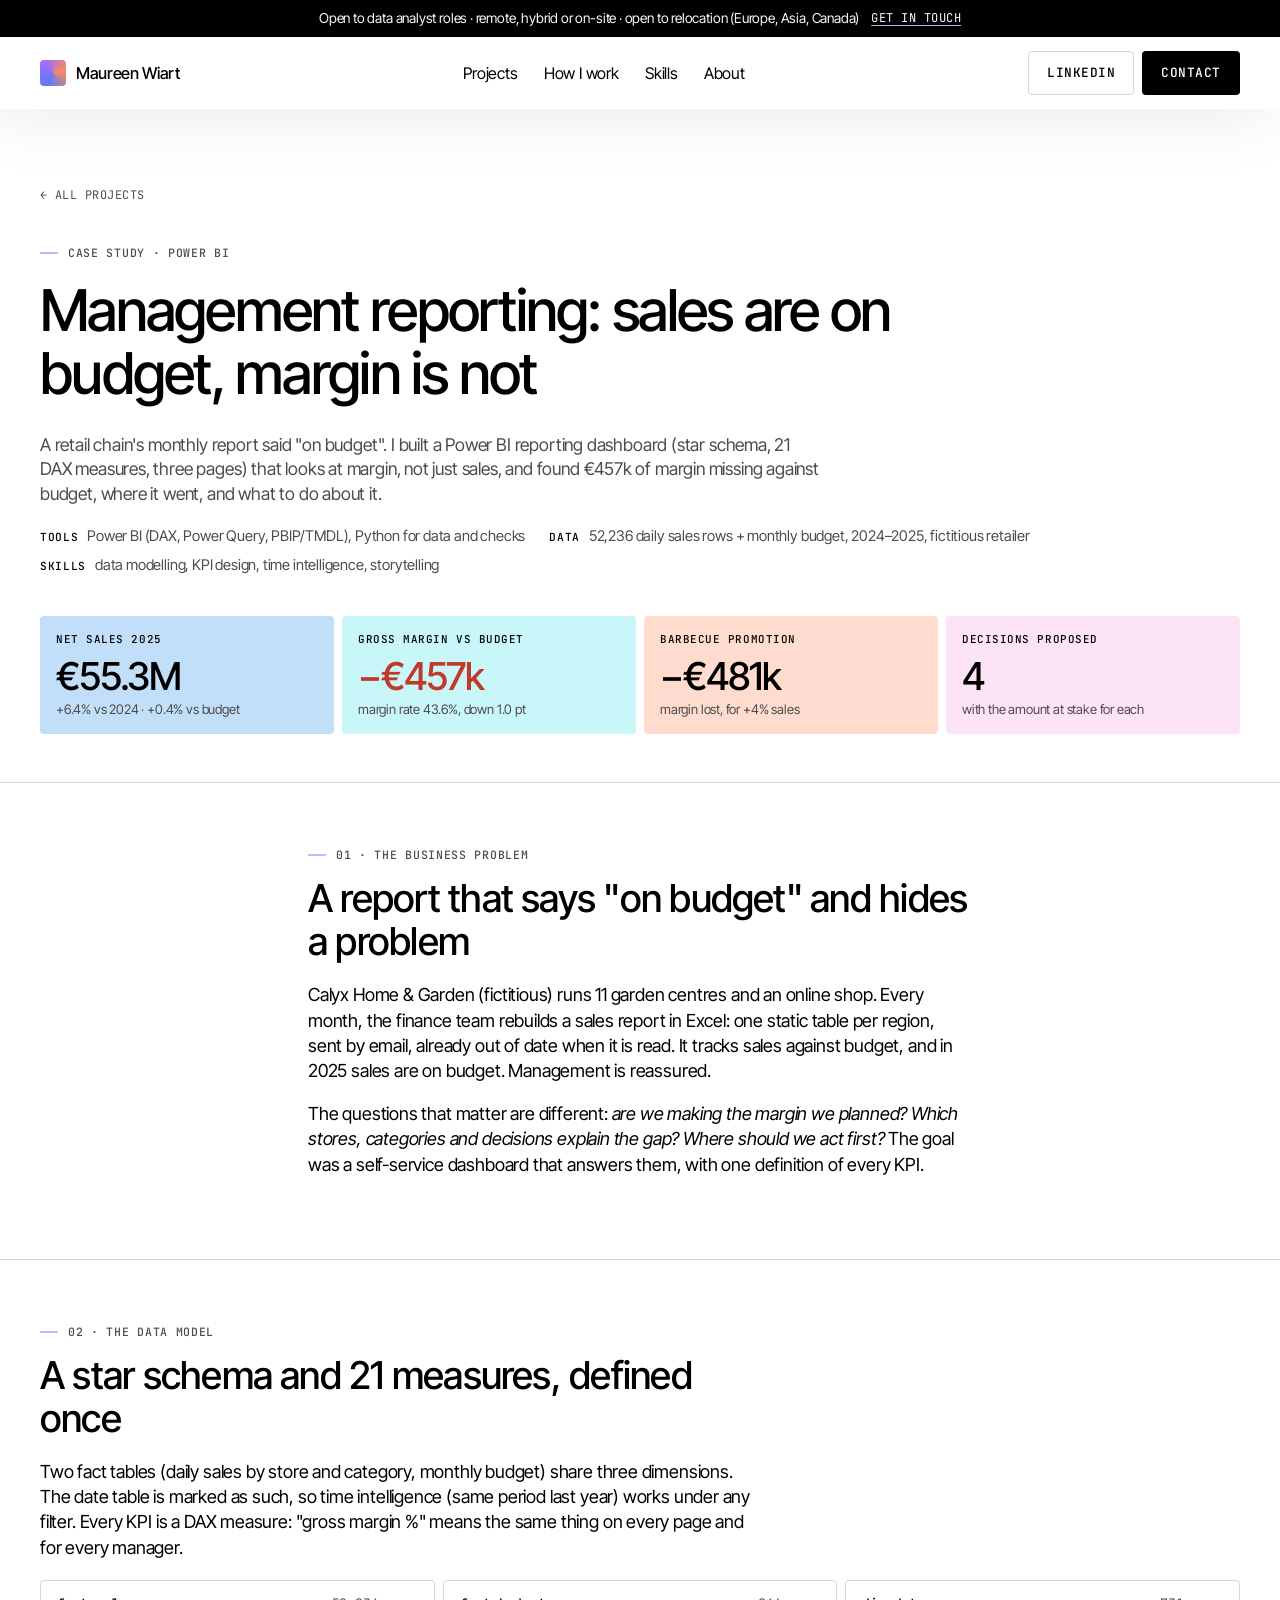
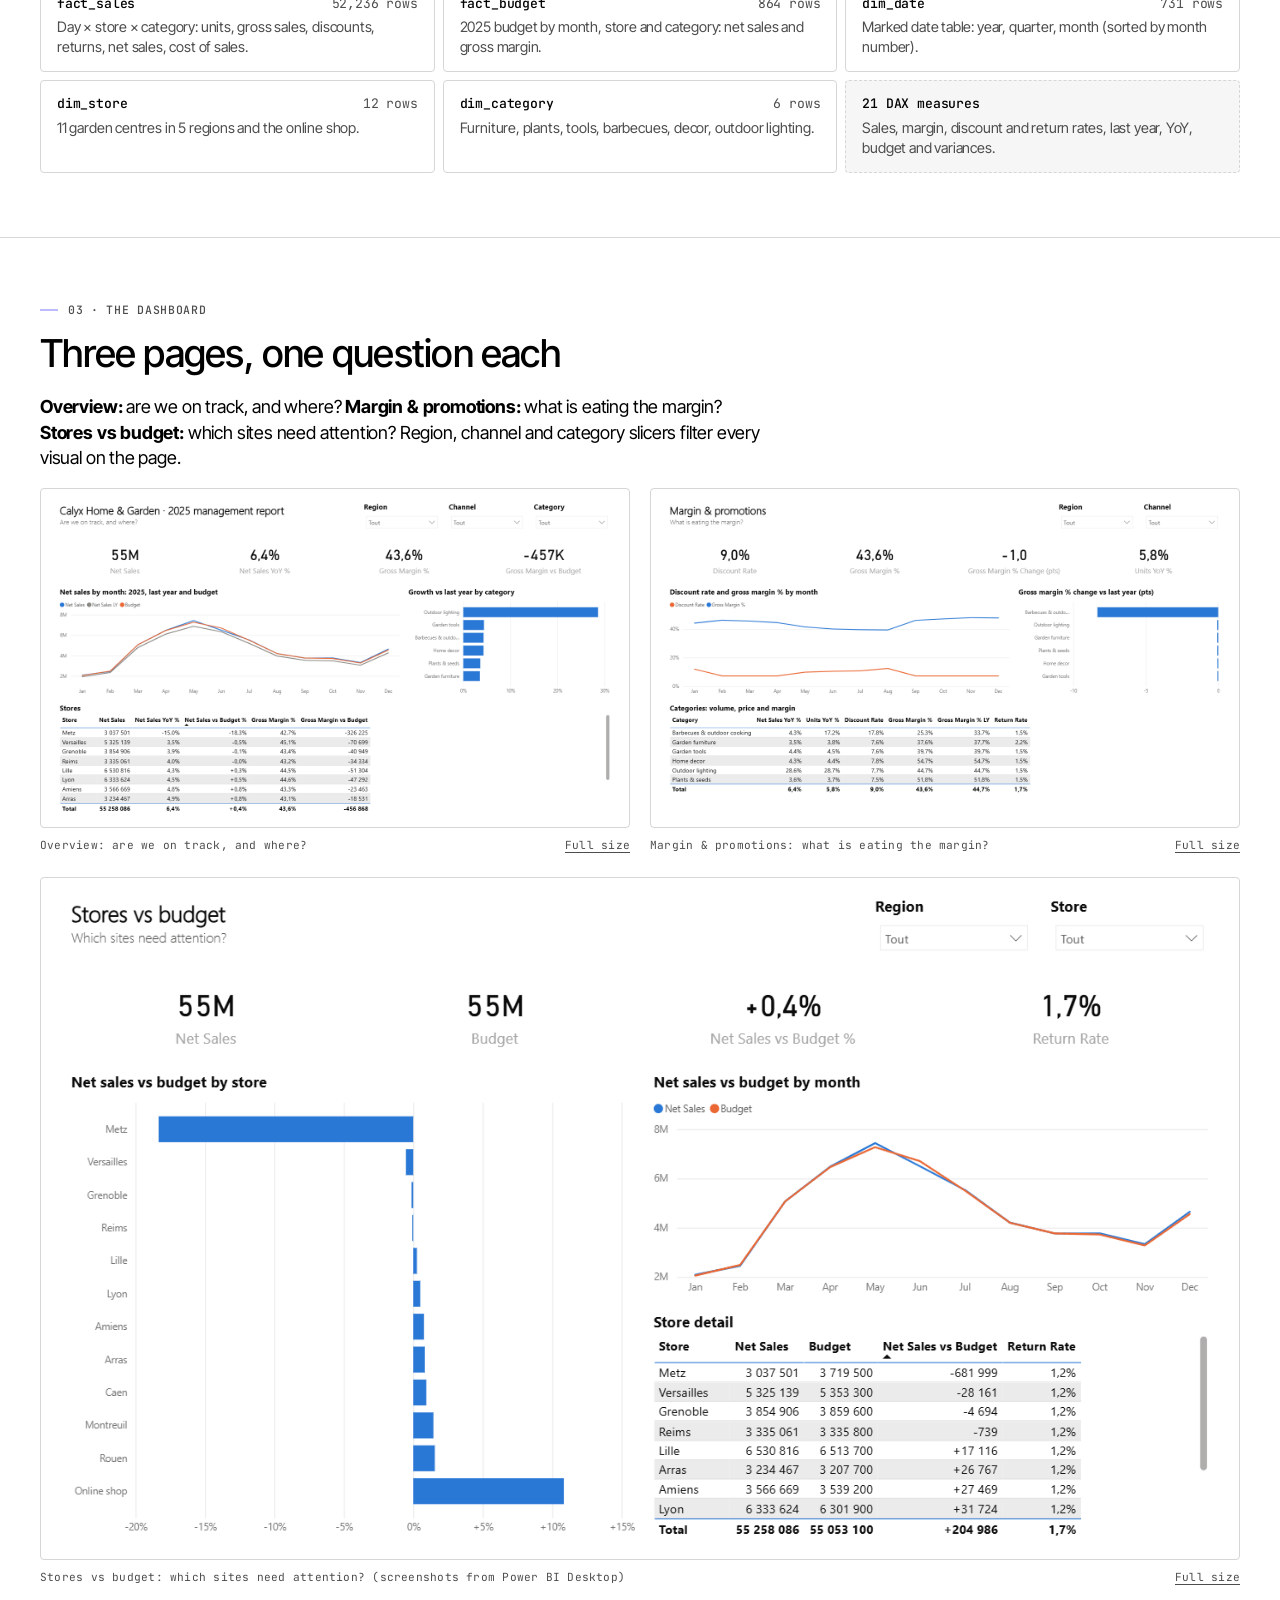
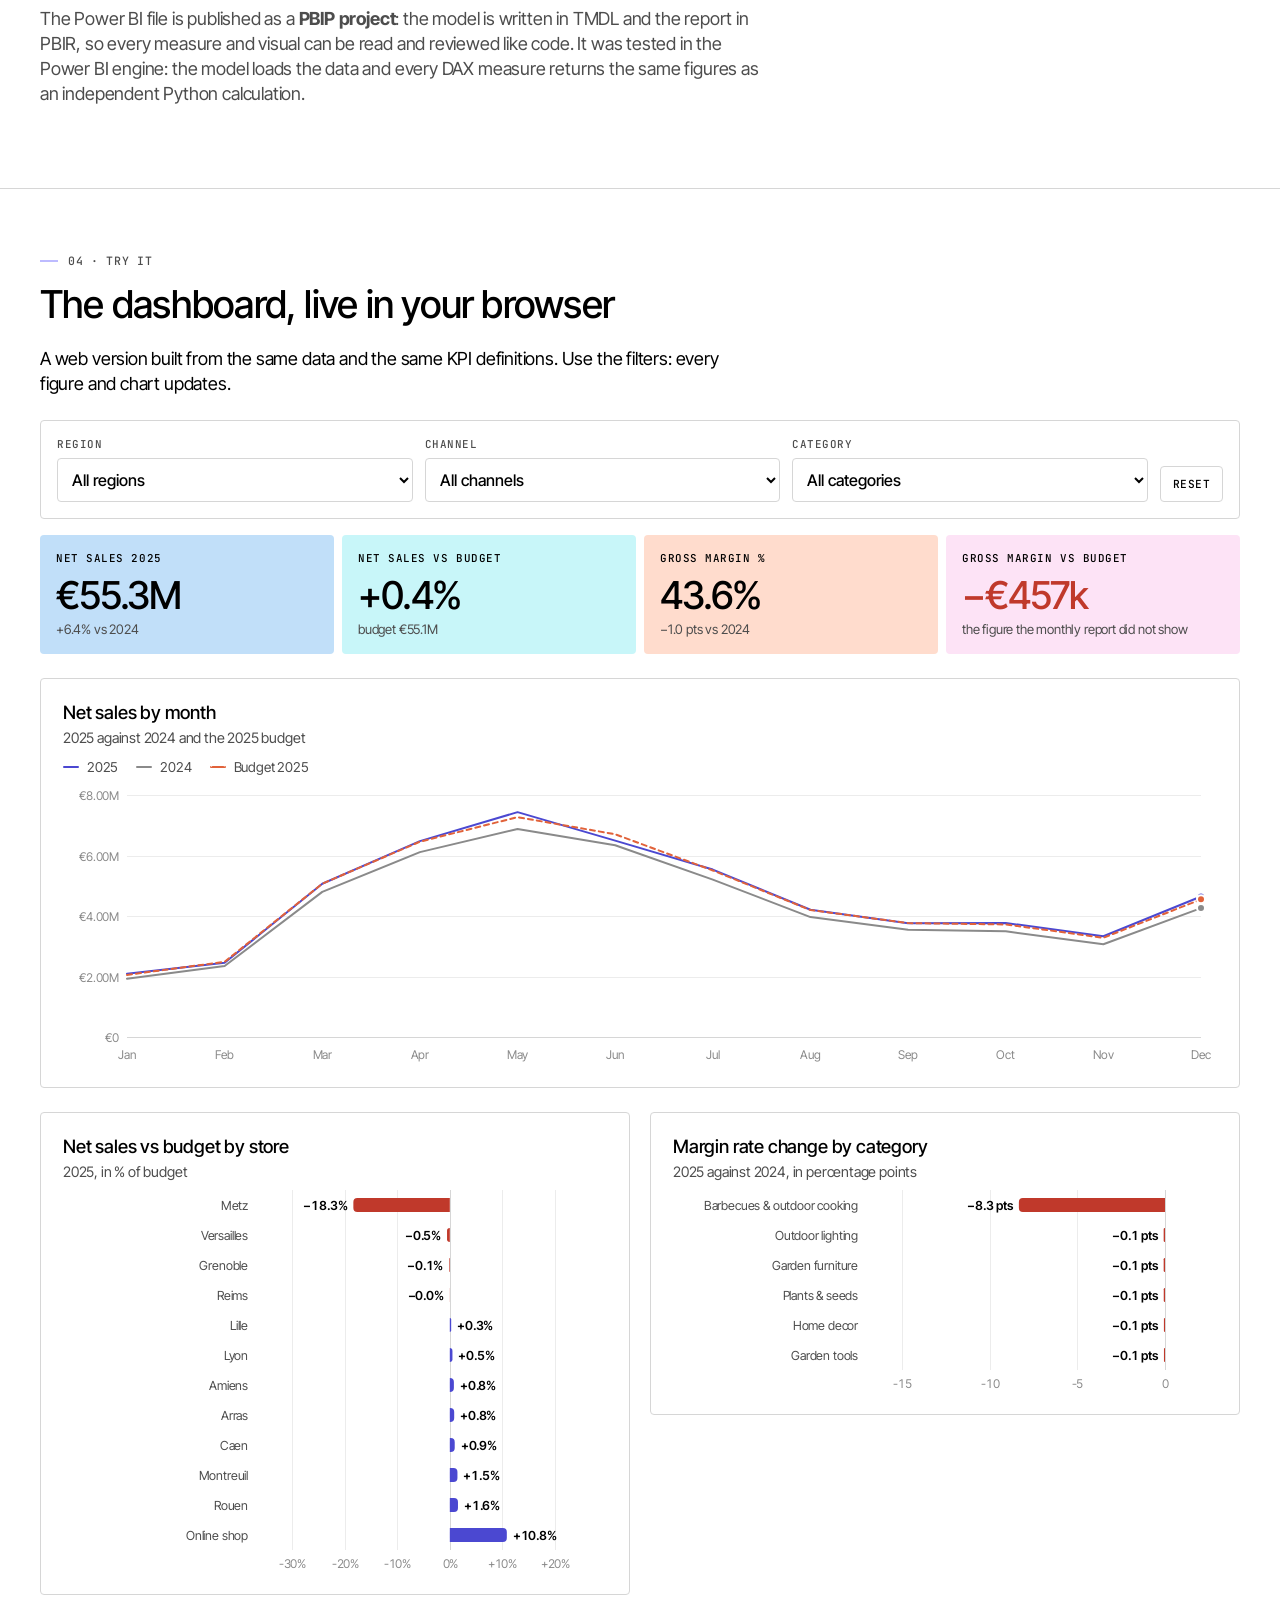
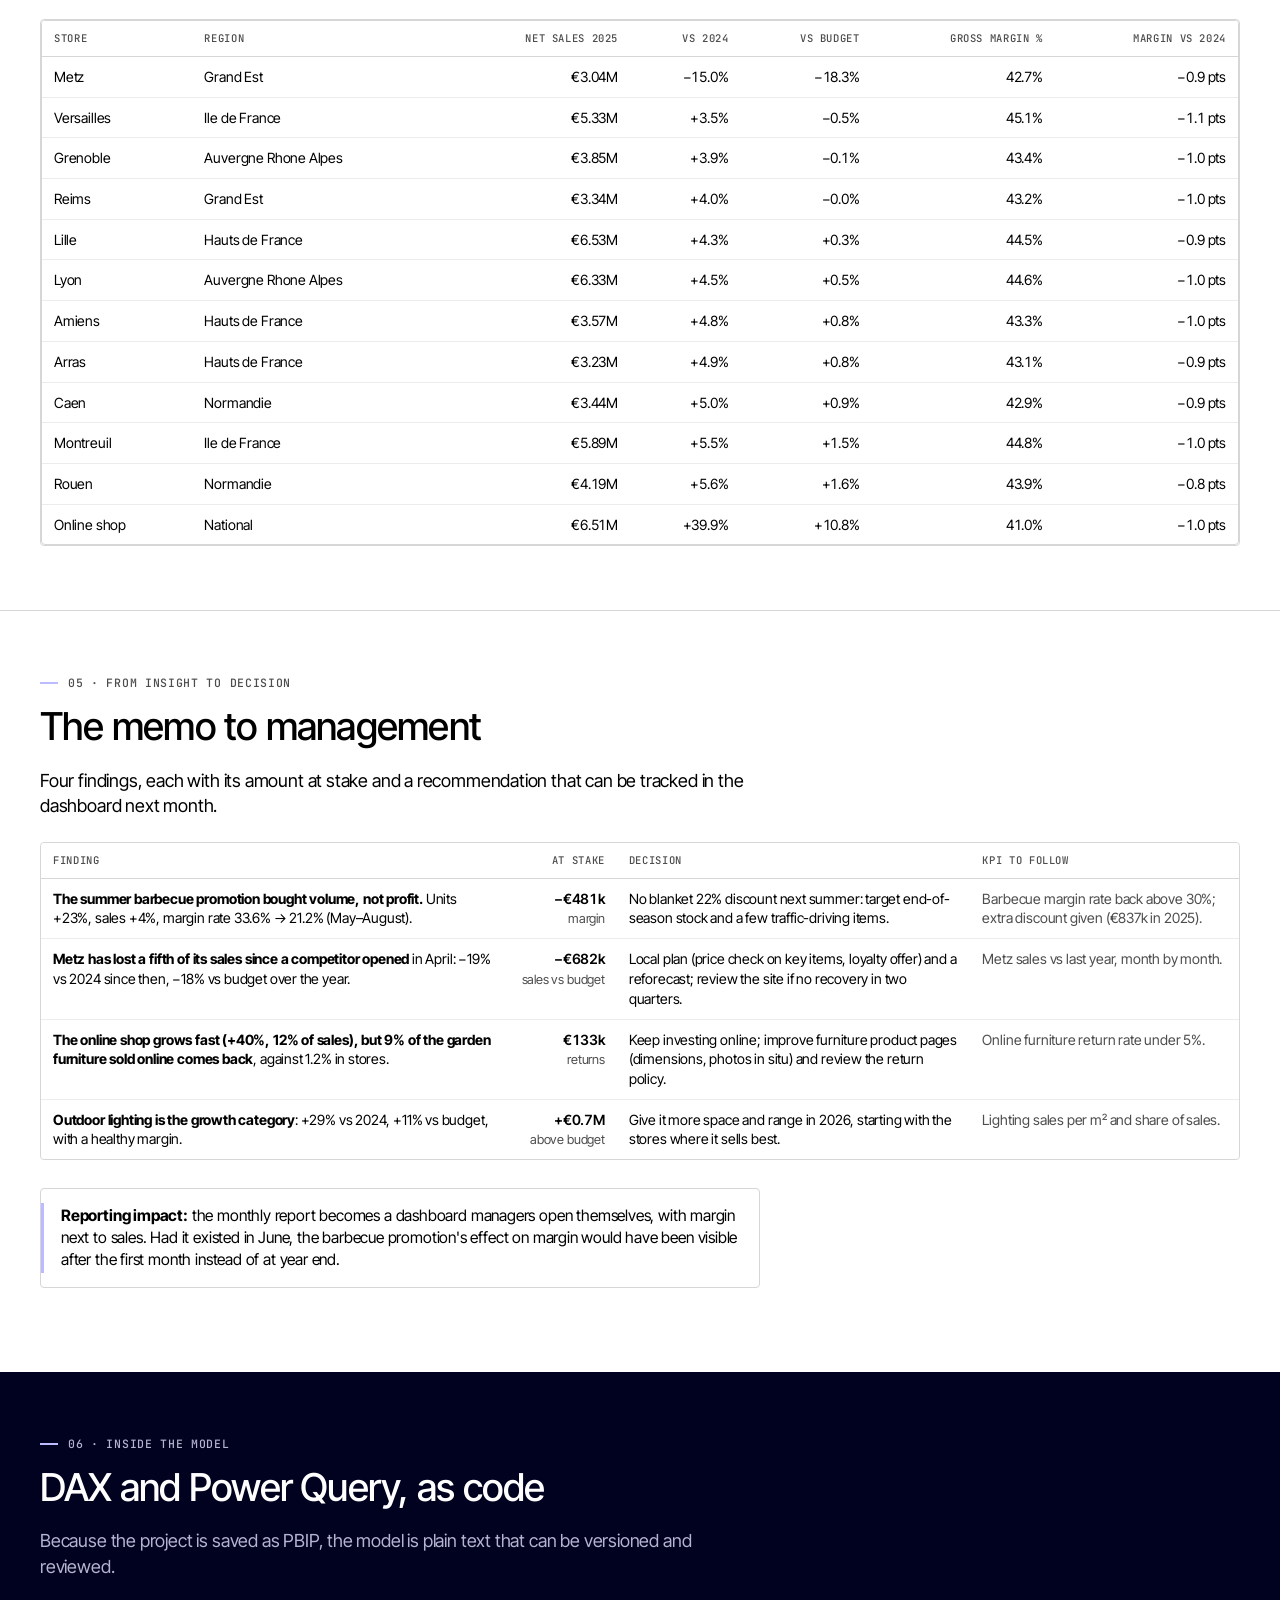
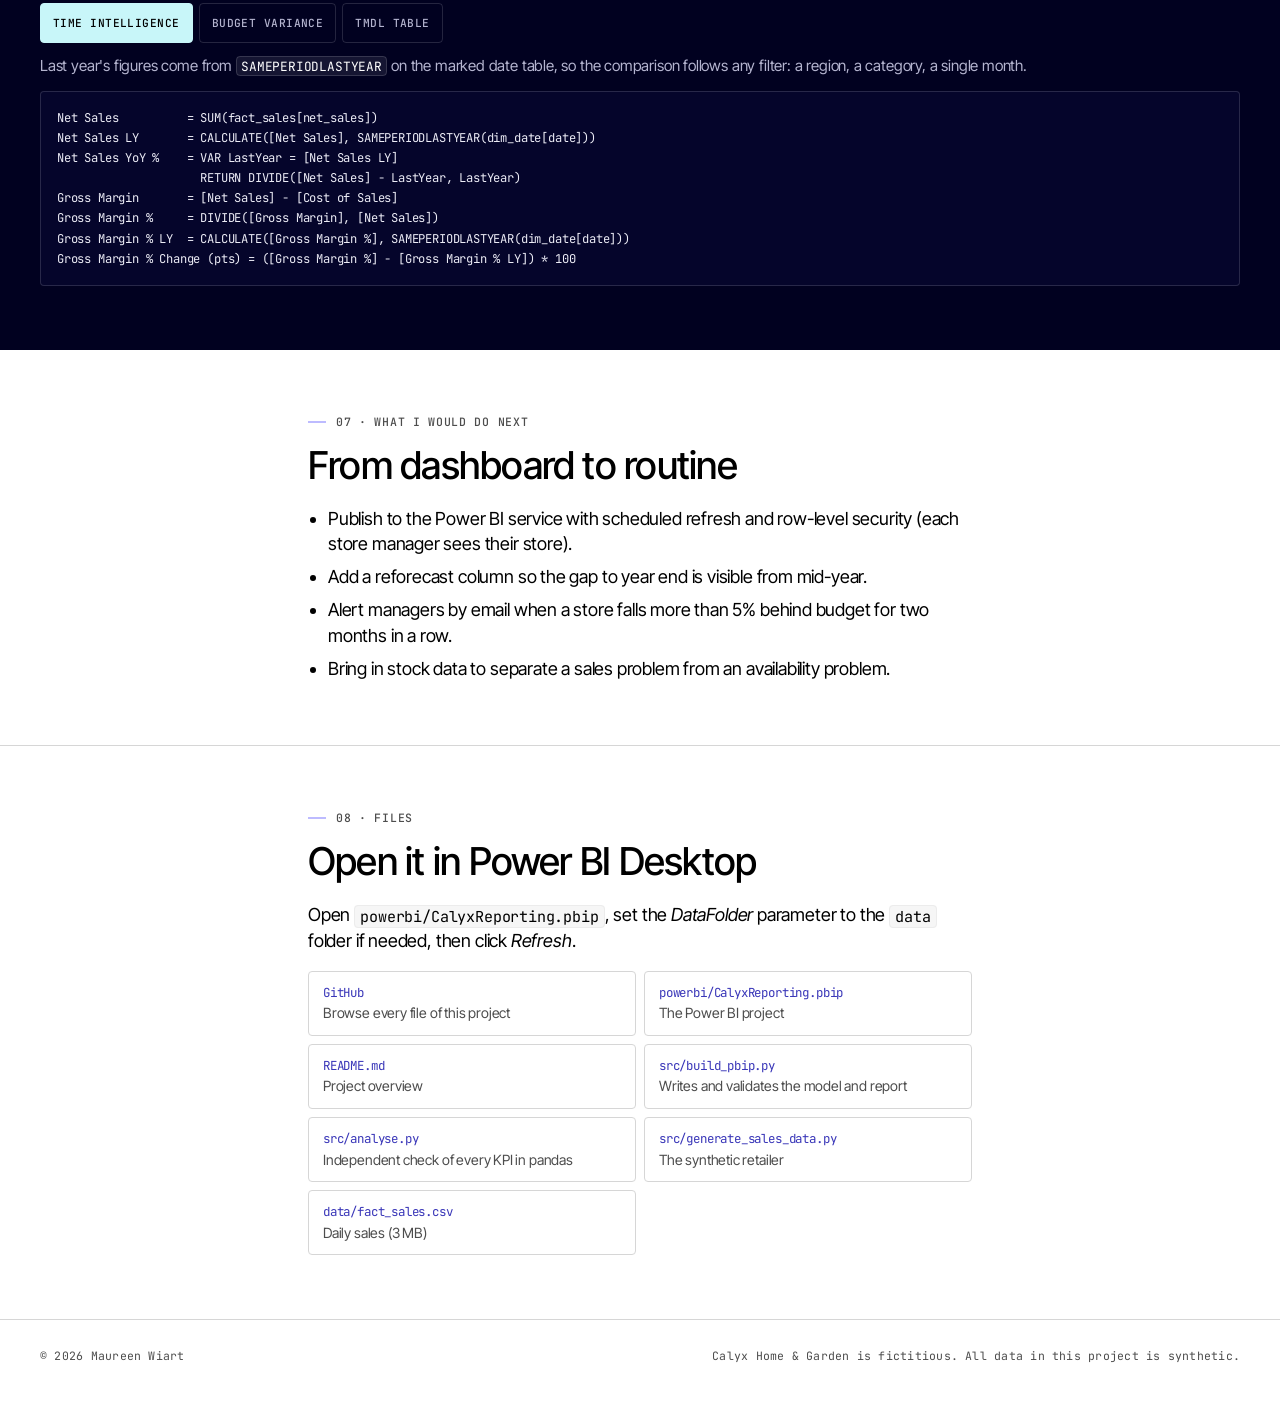
<file: projects/sales-dashboard-powerbi/index.html>
<!doctype html>
<html lang="en">
<head>
  <meta charset="utf-8">
  <meta name="viewport" content="width=device-width, initial-scale=1">
  <title>Management Reporting · Maureen Wiart</title>
  <meta name="description" content="Case study: a Power BI management reporting dashboard (star schema, 21 DAX measures) that shows sales on budget but margin €457k behind, and why.">
  <meta property="og:title" content="Management reporting dashboard in Power BI · Maureen Wiart">
  <meta property="og:description" content="Sales on budget, margin €457k behind: a Power BI dashboard that finds where to act.">
  <meta name="theme-color" content="#ffffff">
  <link rel="icon" href="../../assets/img/favicon.svg" type="image/svg+xml">
  <link rel="preconnect" href="https://fonts.googleapis.com">
  <link rel="preconnect" href="https://fonts.gstatic.com" crossorigin>
  <link href="https://fonts.googleapis.com/css2?family=Inter+Tight:wght@400;500;600&family=JetBrains+Mono:wght@400;500&display=swap" rel="stylesheet">
  <link rel="stylesheet" href="../../assets/css/site.css">
</head>
<body>
  <a class="skip-link" href="#main">Skip to content</a>

  <div class="announcement">
    <div class="container">
      <span class="hide-sm">Open to data analyst roles · remote, hybrid or on-site · open to relocation (Europe, Asia, Canada)</span><span class="show-sm">Open to relocation: Europe, Asia, Canada</span>
      <a href="../../#contact">Get in touch</a>
    </div>
  </div>

  <header class="site-header">
    <div class="container nav-row">
      <a class="brand" href="../../" aria-label="Maureen Wiart, home">
        <span class="brand-mark" aria-hidden="true"></span>
        <span class="brand-name">Maureen Wiart</span>
      </a>
      <nav class="site-nav" aria-label="Main">
        <a href="../../#projects">Projects</a>
        <a href="../../#method">How I work</a>
        <a href="../../#skills">Skills</a>
        <a href="../../#about">About</a>
      </nav>
      <div class="nav-cta">
        <a class="button button-ghost" href="https://www.linkedin.com/in/maureen-w-686092191" target="_blank" rel="noopener">LinkedIn</a>
        <a class="button button-dark" href="../../#contact">Contact</a>
      </div>
      <button class="menu-toggle" type="button" aria-expanded="false" aria-controls="mobile-menu" data-menu-toggle>
        <span class="bars" aria-hidden="true"></span>Menu
      </button>
    </div>
    <div class="mobile-menu" id="mobile-menu" data-mobile-menu>
      <div class="container">
        <nav aria-label="Main (mobile)">
          <a href="../../#projects">All projects</a>
          <a href="../../#method">How I work</a>
          <a href="../../#skills">Skills</a>
          <a href="../../#about">About</a>
          <a href="../../#contact">Contact</a>
        </nav>
        <div class="menu-actions">
          <a class="button button-dark" href="https://www.linkedin.com/in/maureen-w-686092191" target="_blank" rel="noopener">LinkedIn</a>
          <a class="button button-ghost" href="https://github.com/wiartmaureen-creator" target="_blank" rel="noopener">GitHub</a>
        </div>
      </div>
    </div>
  </header>

  <main id="main">
    <section class="case-hero">
      <div class="container">
        <a class="back-link" href="../../#projects">← All projects</a>
        <span class="eyebrow">Case study · Power BI</span>
        <h1>Management reporting: sales are on budget, margin is not</h1>
        <p class="case-lead">
          A retail chain's monthly report said "on budget". I built a Power BI reporting dashboard (star schema,
          21 DAX measures, three pages) that looks at margin, not just sales, and found €457k of margin missing
          against budget, where it went, and what to do about it.
        </p>
        <div class="case-meta">
          <span><strong>Tools</strong> Power BI (DAX, Power Query, PBIP/TMDL), Python for data and checks</span>
          <span><strong>Data</strong> 52,236 daily sales rows + monthly budget, 2024–2025, fictitious retailer</span>
          <span><strong>Skills</strong> data modelling, KPI design, time intelligence, storytelling</span>
        </div>
      </div>
    </section>

    <div class="container">
      <div class="kpi-row" aria-label="Key figures for 2025">
        <div class="card kpi">
          <div class="kpi-label">Net sales 2025</div>
          <div class="kpi-value">€55.3M</div>
          <div class="kpi-note">+6.4% vs 2024 · +0.4% vs budget</div>
        </div>
        <div class="card kpi">
          <div class="kpi-label">Gross margin vs budget</div>
          <div class="kpi-value is-bad">−€457k</div>
          <div class="kpi-note">margin rate 43.6%, down 1.0 pt</div>
        </div>
        <div class="card kpi">
          <div class="kpi-label">Barbecue promotion</div>
          <div class="kpi-value">−€481k</div>
          <div class="kpi-note">margin lost, for +4% sales</div>
        </div>
        <div class="card kpi">
          <div class="kpi-label">Decisions proposed</div>
          <div class="kpi-value">4</div>
          <div class="kpi-note">with the amount at stake for each</div>
        </div>
      </div>
    </div>

    <!-- 01 Problem -->
    <section class="case-section">
      <div class="container prose">
        <span class="section-number">01 · The business problem</span>
        <h2>A report that says "on budget" and hides a problem</h2>
        <p>
          Calyx Home &amp; Garden (fictitious) runs 11 garden centres and an online shop. Every month, the finance team
          rebuilds a sales report in Excel: one static table per region, sent by email, already out of date when it
          is read. It tracks sales against budget, and in 2025 sales are on budget. Management is reassured.
        </p>
        <p>
          The questions that matter are different: <em>are we making the margin we planned? Which stores, categories
          and decisions explain the gap? Where should we act first?</em> The goal was a self-service dashboard that
          answers them, with one definition of every KPI.
        </p>
      </div>
    </section>

    <!-- 02 Model -->
    <section class="case-section">
      <div class="container">
        <div class="prose">
          <span class="section-number">02 · The data model</span>
          <h2>A star schema and 21 measures, defined once</h2>
          <p>
            Two fact tables (daily sales by store and category, monthly budget) share three dimensions. The date
            table is marked as such, so time intelligence (same period last year) works under any filter. Every
            KPI is a DAX measure: "gross margin %" means the same thing on every page and for every manager.
          </p>
        </div>
        <div class="schema" aria-label="Data model">
          <div class="card schema-table"><h4>fact_sales <span>52,236 rows</span></h4><p>Day × store × category: units, gross sales, discounts, returns, net sales, cost of sales.</p></div>
          <div class="card schema-table"><h4>fact_budget <span>864 rows</span></h4><p>2025 budget by month, store and category: net sales and gross margin.</p></div>
          <div class="card schema-table"><h4>dim_date <span>731 rows</span></h4><p>Marked date table: year, quarter, month (sorted by month number).</p></div>
          <div class="card schema-table"><h4>dim_store <span>12 rows</span></h4><p>11 garden centres in 5 regions and the online shop.</p></div>
          <div class="card schema-table"><h4>dim_category <span>6 rows</span></h4><p>Furniture, plants, tools, barbecues, decor, outdoor lighting.</p></div>
          <div class="card schema-table is-auditor"><h4>21 DAX measures</h4><p>Sales, margin, discount and return rates, last year, YoY, budget and variances.</p></div>
        </div>
      </div>
    </section>

    <!-- 03 Dashboard -->
    <section class="case-section">
      <div class="container">
        <div class="prose">
          <span class="section-number">03 · The dashboard</span>
          <h2>Three pages, one question each</h2>
          <p>
            <strong>Overview:</strong> are we on track, and where? <strong>Margin &amp; promotions:</strong> what is
            eating the margin? <strong>Stores vs budget:</strong> which sites need attention? Region, channel and
            category slicers filter every visual on the page.
          </p>
        </div>
        <div class="figure-grid">
          <figure class="figure">
            <a class="figure-frame" href="images/pbi_overview.png" target="_blank" rel="noopener">
              <img src="images/pbi_overview.png" alt="Power BI Overview page: net sales 55M, +6.4% vs last year, gross margin 43.6%, -457K vs budget; monthly trend against last year and budget; growth by category; store table" loading="lazy" width="1380" height="776">
            </a>
            <figcaption><span>Overview: are we on track, and where?</span><a href="images/pbi_overview.png" target="_blank" rel="noopener">Full size</a></figcaption>
          </figure>
          <figure class="figure">
            <a class="figure-frame" href="images/pbi_margin.png" target="_blank" rel="noopener">
              <img src="images/pbi_margin.png" alt="Power BI Margin and promotions page: discount rate 9.0%, gross margin 43.6%, margin rate change -1.0 point; barbecues lose 8 points of margin; category table" loading="lazy" width="1380" height="776">
            </a>
            <figcaption><span>Margin &amp; promotions: what is eating the margin?</span><a href="images/pbi_margin.png" target="_blank" rel="noopener">Full size</a></figcaption>
          </figure>
        </div>
        <figure class="figure">
          <a class="figure-frame" href="images/pbi_stores.png" target="_blank" rel="noopener">
            <img src="images/pbi_stores.png" alt="Power BI Stores vs budget page: Metz 18% below budget, online shop 11% above; monthly sales against budget; store detail table" loading="lazy" width="1380" height="776">
          </a>
          <figcaption><span>Stores vs budget: which sites need attention? (screenshots from Power BI Desktop)</span><a href="images/pbi_stores.png" target="_blank" rel="noopener">Full size</a></figcaption>
        </figure>
        <div class="prose" style="margin-top: 20px;">
          <p class="muted">
            The Power BI file is published as a <strong>PBIP project</strong>: the model is written in TMDL and the report in
            PBIR, so every measure and visual can be read and reviewed like code. It was tested in the Power BI engine:
            the model loads the data and every DAX measure returns the same figures as an independent Python calculation.
          </p>
        </div>
      </div>
    </section>

    <!-- 04 Interactive -->
    <section class="case-section">
      <div class="container">
        <div class="prose">
          <span class="section-number">04 · Try it</span>
          <h2>The dashboard, live in your browser</h2>
          <p>A web version built from the same data and the same KPI definitions. Use the filters: every figure and chart updates.</p>
        </div>

        <div class="filter-row card" role="group" aria-label="Dashboard filters">
          <label>Region <select id="filter-region" data-filter="region"></select></label>
          <label>Channel <select id="filter-channel" data-filter="channel"></select></label>
          <label>Category <select id="filter-category" data-filter="category"></select></label>
          <button type="button" class="chart-toggle" id="filter-reset">Reset</button>
        </div>

        <div class="kpi-row" style="margin-top: 16px;" aria-live="polite">
          <div class="card kpi">
            <div class="kpi-label">Net sales 2025</div>
            <div class="kpi-value" data-kpi="net">–</div>
            <div class="kpi-note" data-kpi="net-note"></div>
          </div>
          <div class="card kpi">
            <div class="kpi-label">Net sales vs budget</div>
            <div class="kpi-value" data-kpi="budget">–</div>
            <div class="kpi-note" data-kpi="budget-note"></div>
          </div>
          <div class="card kpi">
            <div class="kpi-label">Gross margin %</div>
            <div class="kpi-value" data-kpi="gm">–</div>
            <div class="kpi-note" data-kpi="gm-note"></div>
          </div>
          <div class="card kpi">
            <div class="kpi-label">Gross margin vs budget</div>
            <div class="kpi-value" data-kpi="gm-budget">–</div>
            <div class="kpi-note">the figure the monthly report did not show</div>
          </div>
        </div>

        <div class="card chart-card">
          <div class="chart-head">
            <div>
              <h3>Net sales by month</h3>
              <p>2025 against 2024 and the 2025 budget</p>
            </div>
          </div>
          <div class="legend">
            <span class="legend-item"><span class="legend-line" style="background: var(--series-1)"></span>2025</span>
            <span class="legend-item"><span class="legend-line" style="background: var(--axis)"></span>2024</span>
            <span class="legend-item"><span class="legend-line legend-dashed" style="border-color: var(--series-2)"></span>Budget 2025</span>
          </div>
          <div class="chart" id="trend-chart"></div>
        </div>

        <div class="figure-grid" style="margin-top: 0;">
          <div class="card chart-card">
            <div class="chart-head">
              <div>
                <h3>Net sales vs budget by store</h3>
                <p>2025, in % of budget</p>
              </div>
            </div>
            <div class="chart" id="store-chart"></div>
          </div>
          <div class="card chart-card">
            <div class="chart-head">
              <div>
                <h3>Margin rate change by category</h3>
                <p>2025 against 2024, in percentage points</p>
              </div>
            </div>
            <div class="chart" id="category-chart"></div>
          </div>
        </div>

        <div class="card chart-card" style="padding: 0; overflow: hidden;">
          <div id="store-table"></div>
        </div>
      </div>
    </section>

    <!-- 05 Decisions -->
    <section class="case-section">
      <div class="container">
        <div class="prose">
          <span class="section-number">05 · From insight to decision</span>
          <h2>The memo to management</h2>
          <p>Four findings, each with its amount at stake and a recommendation that can be tracked in the dashboard next month.</p>
        </div>
        <div class="card chart-card" style="padding: 0; overflow: hidden;">
          <div class="table-wrap decision-table" style="border: 0;">
            <table>
              <caption style="position:absolute;width:1px;height:1px;overflow:hidden;clip:rect(0 0 0 0);">Findings, amounts at stake and recommendations</caption>
              <thead>
                <tr>
                  <th scope="col">Finding</th>
                  <th scope="col" class="num">At stake</th>
                  <th scope="col">Decision</th>
                  <th scope="col">KPI to follow</th>
                </tr>
              </thead>
              <tbody>
                <tr>
                  <td><strong>The summer barbecue promotion bought volume, not profit.</strong> Units +23%, sales +4%, margin rate 33.6% → 21.2% (May–August).</td>
                  <td class="num amount">−€481k<br><span class="muted" style="font-weight: 400; font-size: 0.8rem;">margin</span></td>
                  <td class="decision">No blanket 22% discount next summer: target end-of-season stock and a few traffic-driving items.</td>
                  <td class="improvement">Barbecue margin rate back above 30%; extra discount given (€837k in 2025).</td>
                </tr>
                <tr>
                  <td><strong>Metz has lost a fifth of its sales since a competitor opened</strong> in April: −19% vs 2024 since then, −18% vs budget over the year.</td>
                  <td class="num amount">−€682k<br><span class="muted" style="font-weight: 400; font-size: 0.8rem;">sales vs budget</span></td>
                  <td class="decision">Local plan (price check on key items, loyalty offer) and a reforecast; review the site if no recovery in two quarters.</td>
                  <td class="improvement">Metz sales vs last year, month by month.</td>
                </tr>
                <tr>
                  <td><strong>The online shop grows fast (+40%, 12% of sales), but 9% of the garden furniture sold online comes back</strong>, against 1.2% in stores.</td>
                  <td class="num amount">€133k<br><span class="muted" style="font-weight: 400; font-size: 0.8rem;">returns</span></td>
                  <td class="decision">Keep investing online; improve furniture product pages (dimensions, photos in situ) and review the return policy.</td>
                  <td class="improvement">Online furniture return rate under 5%.</td>
                </tr>
                <tr>
                  <td><strong>Outdoor lighting is the growth category</strong>: +29% vs 2024, +11% vs budget, with a healthy margin.</td>
                  <td class="num amount">+€0.7M<br><span class="muted" style="font-weight: 400; font-size: 0.8rem;">above budget</span></td>
                  <td class="decision">Give it more space and range in 2026, starting with the stores where it sells best.</td>
                  <td class="improvement">Lighting sales per m² and share of sales.</td>
                </tr>
              </tbody>
            </table>
          </div>
        </div>
        <div class="prose" style="margin-top: 28px;">
          <div class="callout">
            <p><strong>Reporting impact:</strong> the monthly report becomes a dashboard managers open themselves, with margin
            next to sales. Had it existed in June, the barbecue promotion's effect on margin would have been visible after the
            first month instead of at year end.</p>
          </div>
        </div>
      </div>
    </section>

    <!-- 06 Code -->
    <section class="case-section band-dark">
      <div class="container">
        <div class="prose">
          <span class="section-number">06 · Inside the model</span>
          <h2>DAX and Power Query, as code</h2>
          <p>Because the project is saved as PBIP, the model is plain text that can be versioned and reviewed.</p>
        </div>
        <div class="code-tabs" data-tabs>
          <div class="tab-list" role="tablist" aria-label="Model excerpts">
            <button role="tab" id="tab-ti" aria-controls="panel-ti" aria-selected="true">Time intelligence</button>
            <button role="tab" id="tab-budget" aria-controls="panel-budget" aria-selected="false" tabindex="-1">Budget variance</button>
            <button role="tab" id="tab-tmdl" aria-controls="panel-tmdl" aria-selected="false" tabindex="-1">TMDL table</button>
          </div>
          <div class="code-panel" role="tabpanel" id="panel-ti" aria-labelledby="tab-ti">
            <p>Last year's figures come from <code>SAMEPERIODLASTYEAR</code> on the marked date table, so the comparison follows any filter: a region, a category, a single month.</p>
<pre class="code"><code class="language-plaintext">Net Sales          = SUM(fact_sales[net_sales])
Net Sales LY       = CALCULATE([Net Sales], SAMEPERIODLASTYEAR(dim_date[date]))
Net Sales YoY %    = VAR LastYear = [Net Sales LY]
                     RETURN DIVIDE([Net Sales] - LastYear, LastYear)
Gross Margin       = [Net Sales] - [Cost of Sales]
Gross Margin %     = DIVIDE([Gross Margin], [Net Sales])
Gross Margin % LY  = CALCULATE([Gross Margin %], SAMEPERIODLASTYEAR(dim_date[date]))
Gross Margin % Change (pts) = ([Gross Margin %] - [Gross Margin % LY]) * 100</code></pre>
          </div>
          <div class="code-panel" role="tabpanel" id="panel-budget" aria-labelledby="tab-budget" hidden>
            <p>The budget table is at month grain and joins the date table on the first day of each month, so sales and budget can sit in the same visual at month, quarter or year level.</p>
<pre class="code"><code class="language-plaintext">Budget                 = SUM(fact_budget[budget_net_sales])
Budget Gross Margin    = SUM(fact_budget[budget_gross_margin])
Net Sales vs Budget    = [Net Sales] - [Budget]
Net Sales vs Budget %  = DIVIDE([Net Sales vs Budget], [Budget])
Gross Margin vs Budget = [Gross Margin] - [Budget Gross Margin]
Discount Rate          = DIVIDE([Total Discount], [Gross Sales])
Return Rate            = DIVIDE([Total Returns], [Gross Sales] - [Total Discount])</code></pre>
          </div>
          <div class="code-panel" role="tabpanel" id="panel-tmdl" aria-labelledby="tab-tmdl" hidden>
            <p>An excerpt of the model in TMDL: the CSV folder is a parameter, so the project runs on any machine after changing one value.</p>
<pre class="code"><code class="language-plaintext">table fact_budget
	column budget_net_sales
		dataType: double
		formatString: #,0
		summarizeBy: sum
		sourceColumn: budget_net_sales

	partition fact_budget = m
		mode: import
		source =
				let
				    Source = Csv.Document(File.Contents(DataFolder &amp; "fact_budget.csv"), [Delimiter = ","]),
				    Promoted = Table.PromoteHeaders(Source, [PromoteAllScalars = true]),
				    Typed = Table.TransformColumnTypes(Promoted, {{"month_start", type date},
				                {"budget_net_sales", type number}, {"budget_gross_margin", type number}}, "en-US")
				in
				    Typed</code></pre>
          </div>
        </div>
      </div>
    </section>

    <!-- 07 Next -->
    <section class="case-section">
      <div class="container prose">
        <span class="section-number">07 · What I would do next</span>
        <h2>From dashboard to routine</h2>
        <ul class="next-list">
          <li>Publish to the Power BI service with scheduled refresh and row-level security (each store manager sees their store).</li>
          <li>Add a reforecast column so the gap to year end is visible from mid-year.</li>
          <li>Alert managers by email when a store falls more than 5% behind budget for two months in a row.</li>
          <li>Bring in stock data to separate a sales problem from an availability problem.</li>
        </ul>
      </div>
    </section>

    <!-- 08 Files -->
    <section class="case-section">
      <div class="container prose">
        <span class="section-number">08 · Files</span>
        <h2>Open it in Power BI Desktop</h2>
        <p>Open <code>powerbi/CalyxReporting.pbip</code>, set the <em>DataFolder</em> parameter to the <code>data</code> folder if needed, then click <em>Refresh</em>.</p>
        <ul class="file-list">
          <li><a class="card" href="https://github.com/wiartmaureen-creator/wiartmaureen-creator.github.io/tree/main/projects/sales-dashboard-powerbi" target="_blank" rel="noopener"><span class="mono">GitHub</span><span>Browse every file of this project</span></a></li>
          <li><a class="card" href="powerbi/CalyxReporting.pbip"><span class="mono">powerbi/CalyxReporting.pbip</span><span>The Power BI project</span></a></li>
          <li><a class="card" href="README.md"><span class="mono">README.md</span><span>Project overview</span></a></li>
          <li><a class="card" href="src/build_pbip.py"><span class="mono">src/build_pbip.py</span><span>Writes and validates the model and report</span></a></li>
          <li><a class="card" href="src/analyse.py"><span class="mono">src/analyse.py</span><span>Independent check of every KPI in pandas</span></a></li>
          <li><a class="card" href="src/generate_sales_data.py"><span class="mono">src/generate_sales_data.py</span><span>The synthetic retailer</span></a></li>
          <li><a class="card" href="data/fact_sales.csv"><span class="mono">data/fact_sales.csv</span><span>Daily sales (3 MB)</span></a></li>
        </ul>
      </div>
    </section>
  </main>

  <footer class="site-footer">
    <div class="container">
      <span>© <span data-current-year>2026</span> Maureen Wiart</span>
      <span>Calyx Home &amp; Garden is fictitious. All data in this project is synthetic.</span>
    </div>
  </footer>

  <script src="results/dashboard_data.js"></script>
  <script src="../../assets/js/site.js"></script>
  <script src="../../assets/js/charts.js"></script>
  <script src="../../assets/js/case-study.js"></script>
  <script src="page.js"></script>
</body>
</html>
</file>
<file: assets/css/site.css>
/* =============================================================================
   Portfolio - shared styles
   "Research console on glacier paper": black-on-white type with tight tracking,
   mono labels, sharp 4px corners, flat surfaces, pastel category cards, a thin
   periwinkle accent and a single midnight-navy band per page.
   Mobile first: every layout starts as one column and grows at 640 / 960 px.
   ============================================================================= */

:root {
  --paper: #ffffff;
  --ink: #000000;
  --slate: #4d4d4d;
  --muted: #6e6e6e;
  --hairline: #d6d6d6;
  --hairline-soft: #ececec;
  --midnight: #010120;
  --midnight-card: #0b0b38;
  --midnight-line: rgba(255, 255, 255, 0.14);
  --on-dark: #ffffff;
  --on-dark-2: #b4b4cf;
  --periwinkle: #bdbbff;
  --mint: #c8f6f9;
  --sky: #c1dff9;
  --blush: #fde3f6;
  --peach: #ffdccd;
  --tint: #f6f6f6;

  /* Chart marks: validated pair (darker steps of periwinkle and peach) */
  --series-1: #4b48d1;
  --series-2: #e1623a;
  --axis: #8a8a8a;
  --good-ink: #006300;
  --critical: #c0392b;

  --surface: #ffffff;
  --surface-2: #f4f4f4;
  --ring: #d6d6d6;
  --ink-2: #4d4d4d;
  --ink-3: #6e6e6e;
  --accent-ink: #3936b8;

  --code-bg: #05052b;
  --code-ink: #ececf6;
  --code-muted: #8f8fb3;
  --code-keyword: #bdbbff;
  --code-string: #9be8c0;
  --code-number: #ffc2a8;
  --code-comment: #7a7aa0;
  --code-function: #c8f6f9;

  --font-sans: "Inter Tight", "Inter", system-ui, -apple-system, "Segoe UI", sans-serif;
  --font-mono: "JetBrains Mono", ui-monospace, "Cascadia Mono", Consolas, monospace;
  --radius: 4px;
  --page: 1200px;
  --prose: 720px;
  --gutter: 20px;
  --header-h: 64px;
  --nav-glow: rgba(1, 1, 32, 0.1) -10px 0px 75px 0px;
}

/* --- Base ---------------------------------------------------------------------- */

*, *::before, *::after { box-sizing: border-box; }
html { scroll-behavior: smooth; scroll-padding-top: calc(var(--header-h) + 16px); -webkit-text-size-adjust: 100%; }
body {
  margin: 0; background: var(--paper); color: var(--ink);
  font-family: var(--font-sans); font-size: 17px; line-height: 1.4; letter-spacing: -0.01em;
  -webkit-font-smoothing: antialiased; overflow-x: hidden;
}
img, svg { display: block; max-width: 100%; }
a { color: inherit; text-decoration-thickness: 1px; text-underline-offset: 3px; }
h1, h2, h3, h4 { margin: 0 0 0.5em; font-weight: 500; }
h1 { font-size: clamp(2.5rem, 9vw, 4rem); line-height: 1.08; letter-spacing: -0.03em; }
h2 { font-size: clamp(1.9rem, 6vw, 2.5rem); line-height: 1.12; letter-spacing: -0.02em; }
h3 { font-size: 1.375rem; line-height: 1.25; letter-spacing: -0.01em; }
.soft { color: var(--slate); font-weight: 400; }
p { margin: 0 0 1em; }
code, pre, .mono { font-family: var(--font-mono); }
:not(pre) > code { font-size: 0.84em; background: var(--tint); border: 1px solid var(--hairline-soft); border-radius: var(--radius); padding: 0.05em 0.35em; }
:focus-visible { outline: 2px solid var(--series-1); outline-offset: 3px; border-radius: 2px; }
.skip-link { position: absolute; left: 12px; top: -60px; z-index: 100; background: var(--ink); color: var(--paper); padding: 10px 14px; border-radius: var(--radius); font-family: var(--font-mono); font-size: 0.8rem; }
.skip-link:focus { top: 12px; }
.container { width: 100%; max-width: calc(var(--page) + 2 * var(--gutter)); margin: 0 auto; padding: 0 var(--gutter); }
.prose { max-width: var(--prose); }
.muted { color: var(--slate); }

/* Mono label with a periwinkle dash: section markers, badges, metadata */
.label, .eyebrow {
  display: inline-flex; align-items: center; gap: 10px;
  font-family: var(--font-mono); font-size: 0.72rem; font-weight: 500; letter-spacing: 0.06em;
  text-transform: uppercase; color: var(--slate); margin-bottom: 18px;
}
.label::before, .eyebrow::before { content: ""; width: 18px; height: 2px; background: var(--periwinkle); flex: none; }

/* --- Announcement bar and navigation -------------------------------------------- */

.announcement { background: var(--ink); color: #fff; font-size: 0.86rem; }
.announcement .container { display: flex; flex-wrap: wrap; justify-content: center; align-items: center; gap: 4px 12px; padding-top: 9px; padding-bottom: 9px; text-align: center; }
.hide-sm { display: none; }
.show-sm { display: inline; }
.announcement a { color: #fff; font-family: var(--font-mono); font-size: 0.76rem; letter-spacing: 0.04em; text-transform: uppercase; text-decoration: underline; text-decoration-color: var(--periwinkle); }

.site-header { position: sticky; top: 0; z-index: 50; background: var(--paper); box-shadow: var(--nav-glow); }
.nav-row { display: flex; align-items: center; gap: 16px; min-height: var(--header-h); }
.brand { display: flex; align-items: center; gap: 10px; text-decoration: none; color: var(--ink); margin-right: auto; }
.brand-mark { width: 26px; height: 26px; border-radius: var(--radius); flex: none; background: conic-gradient(from 200deg, #5c7cfa, #9b6dff, #ff8a5c, #5c7cfa); }
.brand-name { font-weight: 500; font-size: 1.02rem; letter-spacing: -0.02em; }
.brand-role { display: none; }
.site-nav { display: none; }
.site-nav a { color: var(--ink); text-decoration: none; font-size: 1rem; }
.site-nav a:hover { text-decoration: underline; text-decoration-color: var(--periwinkle); text-decoration-thickness: 2px; }
.nav-cta { display: none; gap: 8px; }
.menu-toggle {
  display: inline-flex; align-items: center; gap: 8px; min-height: 44px; padding: 0 14px;
  border: 1px solid var(--hairline); border-radius: var(--radius); background: var(--paper); color: var(--ink);
  font-family: var(--font-mono); font-size: 0.76rem; font-weight: 500; letter-spacing: 0.06em; text-transform: uppercase; cursor: pointer;
}
.menu-toggle .bars { width: 16px; height: 10px; position: relative; }
.menu-toggle .bars::before, .menu-toggle .bars::after { content: ""; position: absolute; left: 0; right: 0; height: 2px; background: currentColor; transition: transform 0.2s ease; }
.menu-toggle .bars::before { top: 0; }
.menu-toggle .bars::after { bottom: 0; }
.menu-toggle[aria-expanded="true"] .bars::before { transform: translateY(4px) rotate(45deg); }
.menu-toggle[aria-expanded="true"] .bars::after { transform: translateY(-4px) rotate(-45deg); }

/* Mobile menu panel: links stacked, large tap targets */
.mobile-menu { display: none; border-top: 1px solid var(--hairline); background: var(--paper); }
.mobile-menu.is-open { display: block; }
.mobile-menu nav { display: flex; flex-direction: column; padding: 8px 0 16px; }
.mobile-menu nav a { display: flex; align-items: center; justify-content: space-between; min-height: 52px; color: var(--ink); text-decoration: none; font-size: 1.15rem; border-bottom: 1px solid var(--hairline-soft); }
.mobile-menu nav a::after { content: "→"; font-family: var(--font-mono); color: var(--slate); }
.mobile-menu .menu-actions { display: grid; grid-template-columns: 1fr 1fr; gap: 8px; padding-bottom: 20px; }

/* --- Buttons and badges ----------------------------------------------------------- */

.button {
  display: inline-flex; align-items: center; justify-content: center; gap: 8px; min-height: 44px; padding: 10px 18px;
  border-radius: var(--radius); border: 1px solid transparent; text-decoration: none; cursor: pointer;
  font-family: var(--font-mono); font-size: 0.8rem; font-weight: 500; letter-spacing: 0.04em; text-transform: uppercase; line-height: 1.1;
}
.button svg { width: 15px; height: 15px; flex: none; }
.button-dark, .button-primary { background: var(--ink); color: #fff; }
.button-ghost, .button-secondary { background: transparent; color: var(--ink); border-color: var(--hairline); }
.button-ghost:hover, .button-secondary:hover { border-color: var(--ink); }
.button-light { background: #fff; color: var(--ink); }
.button-outline-light { background: transparent; color: #fff; border-color: rgba(255, 255, 255, 0.35); }
.button-outline-light:hover { border-color: #fff; }

.chip { display: inline-flex; align-items: center; font-family: var(--font-mono); font-size: 0.7rem; font-weight: 500; letter-spacing: 0.04em; text-transform: uppercase; padding: 4px 8px; border-radius: var(--radius); border: 1px solid var(--hairline); color: var(--slate); white-space: nowrap; }
.chip-accent { background: var(--mint); border-color: transparent; color: var(--ink); }
.chip-list { display: flex; flex-wrap: wrap; gap: 6px; }
.status { display: inline-flex; align-items: center; gap: 6px; font-family: var(--font-mono); font-size: 0.72rem; text-transform: uppercase; color: var(--slate); }
.status::before { content: ""; width: 8px; height: 8px; border-radius: 50%; background: var(--hairline); }
.status-live::before { background: #1f9d55; }

/* --- Sections ------------------------------------------------------------------------ */

.section { padding: 64px 0; }
.section-head { display: grid; gap: 12px; margin-bottom: 32px; }
.section-head h2 { margin: 0; }
.section-head p { margin: 0; max-width: 560px; color: var(--slate); font-size: 1.05rem; }
.card { background: var(--paper); border: 1px solid var(--hairline); border-radius: var(--radius); }

/* --- Home: hero ---------------------------------------------------------------------- */

.hero { padding: 48px 0 40px; }
.hero-grid { display: grid; grid-template-columns: minmax(0, 1fr); gap: 32px; align-items: center; }
.hero h1 { margin-bottom: 20px; }
.hero h1 .soft { display: block; }
.hero-lead { font-size: clamp(1.15rem, 2.4vw, 1.35rem); line-height: 1.45; color: var(--slate); max-width: 560px; margin-bottom: 28px; }
.hero-actions { display: grid; grid-template-columns: minmax(0, 1fr); gap: 10px; max-width: 420px; }
.hero-art { width: 100%; max-width: 420px; margin: 0 auto; }
.hero-art svg { width: 100%; height: auto; overflow: visible; }
.hero-art .callout { font-family: var(--font-mono); font-size: 17px; font-weight: 500; letter-spacing: 0.04em; fill: var(--ink); }
.hero-art .callout-sub { display: none; font-family: var(--font-mono); font-size: 10.5px; letter-spacing: 0.04em; fill: var(--slate); }
.hero-art .callout-line { stroke: var(--ink); stroke-width: 1; }

/* Toolkit row (grayscale, like a "trusted by" strip) */
.toolkit { border-top: 1px solid var(--hairline); border-bottom: 1px solid var(--hairline); padding: 18px 0; }
.toolkit .container { display: flex; flex-wrap: wrap; align-items: center; gap: 12px 28px; }
.toolkit .label { margin: 0; }
.toolkit ul { list-style: none; margin: 0; padding: 0; display: flex; flex-wrap: wrap; gap: 10px 26px; }
.toolkit a, .toolkit span { font-family: var(--font-mono); font-size: 0.86rem; font-weight: 500; letter-spacing: 0.04em; text-transform: uppercase; color: var(--slate); text-decoration: none; }
.toolkit a:hover { color: var(--ink); }

/* Pastel stat cards: the fill is the card (no border, no shadow) */
.stat-grid { display: grid; grid-template-columns: minmax(0, 1fr); gap: 12px; }
.stat-card { display: flex; flex-direction: column; gap: 6px; padding: 22px; border-radius: var(--radius); color: var(--ink); text-decoration: none; min-height: 168px; }
.stat-card .stat-label { font-family: var(--font-mono); font-size: 0.7rem; font-weight: 500; letter-spacing: 0.06em; text-transform: uppercase; }
.stat-card .stat-value { font-size: clamp(3rem, 12vw, 4rem); font-weight: 500; letter-spacing: -0.03em; line-height: 1.05; margin-top: auto; }
.stat-card .stat-caption { font-size: 0.95rem; color: var(--slate); }
.fill-sky { background: var(--sky); }
.fill-mint { background: var(--mint); }
.fill-peach { background: var(--peach); }
.fill-blush { background: var(--blush); }

/* --- Dark band (one per page) ---------------------------------------------------------- */

.band-dark { background: var(--midnight); color: var(--on-dark); }
.band-dark .label, .band-dark .eyebrow, .band-dark .section-number { color: var(--on-dark-2); }
.band-dark .section-head p, .band-dark .muted, .band-dark p { color: var(--on-dark-2); }
.band-dark h2, .band-dark h3 { color: var(--on-dark); }
.band-dark .soft { color: var(--on-dark-2); }
.band-dark a:not(.button) { color: #fff; }
.band-dark .button-secondary, .band-dark .button-ghost { color: #fff; border-color: rgba(255, 255, 255, 0.35); }

/* Project tabs: horizontally scrollable cards with arrows */
.tabs-head { display: flex; align-items: center; justify-content: space-between; gap: 16px; margin-bottom: 16px; }
.tabs-head .label { margin: 0; }
.hint-wide { display: none; }
.tab-arrows { display: flex; gap: 8px; flex: none; }
.tab-arrow { width: 44px; height: 44px; border-radius: var(--radius); border: 1px solid var(--midnight-line); background: transparent; color: #fff; display: grid; place-items: center; cursor: pointer; }
.tab-arrow:hover { border-color: var(--periwinkle); }
.tab-arrow svg { width: 18px; height: 18px; }
.tabs-bar { margin: 0 calc(-1 * var(--gutter)); }
.tabs-scroll { display: flex; gap: 10px; overflow-x: auto; scroll-snap-type: x mandatory; scrollbar-width: none; padding: 0 var(--gutter); scroll-padding: 0 var(--gutter); }
.tabs-scroll::-webkit-scrollbar { display: none; }
.project-tab {
  position: relative; flex: 0 0 auto; width: 210px; min-height: 76px; scroll-snap-align: start; cursor: pointer;
  display: flex; flex-direction: column; justify-content: center; gap: 4px; padding: 14px 16px 14px 20px; text-align: left;
  border-radius: var(--radius); border: 1px solid var(--midnight-line); background: var(--midnight-card); color: #fff; font: inherit;
}
.project-tab::before { content: ""; position: absolute; left: 0; top: 16px; bottom: 16px; width: 3px; background: var(--periwinkle); border-radius: 0 2px 2px 0; }
.project-tab .pt-tool { font-family: var(--font-mono); font-size: 0.68rem; font-weight: 500; letter-spacing: 0.06em; text-transform: uppercase; color: var(--on-dark-2); }
.project-tab .pt-title { font-size: 1.05rem; font-weight: 500; letter-spacing: -0.01em; line-height: 1.2; }
.project-tab:hover { border-color: rgba(255, 255, 255, 0.32); }
.project-tab[aria-selected="true"] { background: var(--mint); border-color: var(--mint); color: var(--ink); }
.project-tab[aria-selected="true"] .pt-tool { color: var(--slate); }
.project-tab[aria-selected="true"]::before { background: var(--ink); }

.project-panel { padding-top: 24px; animation: panel-in 0.3s ease both; }
.project-panel[hidden] { display: none; }
@keyframes panel-in { from { opacity: 0; transform: translateY(8px); } to { opacity: 1; transform: none; } }
.panel-grid { display: grid; grid-template-columns: minmax(0, 1fr); gap: 28px; align-items: start; }
.panel-text h3 { font-size: clamp(1.6rem, 6vw, 2.2rem); line-height: 1.12; letter-spacing: -0.02em; margin: 16px 0 6px; }
.panel-label { display: flex; align-items: center; gap: 10px; font-family: var(--font-mono); font-size: 0.7rem; font-weight: 500; letter-spacing: 0.06em; text-transform: uppercase; color: var(--on-dark-2); margin: 22px 0 8px; }
.panel-label::before { content: ""; width: 14px; height: 2px; background: var(--periwinkle); }
.band-dark .chip { border-color: var(--midnight-line); color: var(--on-dark-2); }
.band-dark .chip-accent { background: var(--mint); color: var(--ink); border-color: transparent; }
.objectives { margin: 0; padding: 0; list-style: none; display: grid; gap: 8px; }
.objectives li { position: relative; padding-left: 22px; color: var(--on-dark-2); }
.objectives li::before { content: "→"; position: absolute; left: 0; font-family: var(--font-mono); color: var(--periwinkle); }
.panel-kpis { display: grid; grid-template-columns: repeat(2, minmax(0, 1fr)); gap: 8px; }
.panel-kpi { padding: 14px; border-radius: var(--radius); color: var(--ink); }
.panel-kpi:nth-child(1) { background: var(--sky); }
.panel-kpi:nth-child(2) { background: var(--mint); }
.panel-kpi:nth-child(3) { background: var(--peach); }
.panel-kpi:nth-child(4) { background: var(--blush); }
.panel-kpi strong { display: block; font-size: 1.6rem; font-weight: 500; letter-spacing: -0.02em; line-height: 1.1; }
.panel-kpi span { display: block; margin-top: 4px; font-size: 0.82rem; color: var(--slate); line-height: 1.3; }
.panel-decision { position: relative; margin-top: 18px; padding: 16px 16px 16px 20px; border-radius: var(--radius); border: 1px solid var(--midnight-line); color: #fff !important; font-size: 0.97rem; }
.panel-decision::before { content: ""; position: absolute; left: 0; top: 16px; bottom: 16px; width: 3px; background: var(--periwinkle); }
.panel-decision strong { font-family: var(--font-mono); font-size: 0.72rem; font-weight: 500; letter-spacing: 0.06em; text-transform: uppercase; color: var(--periwinkle); margin-right: 6px; }
.panel-actions { display: grid; grid-template-columns: minmax(0, 1fr); gap: 8px; margin-top: 20px; }
.band-dark .panel-actions .button-primary { background: #fff; color: var(--ink); }
.panel-figure { margin: 16px 0 0; }
.band-dark .figure figcaption { color: var(--on-dark-2); }
.panel-next { margin-top: 28px; padding-top: 20px; border-top: 1px solid var(--midnight-line); display: flex; justify-content: flex-end; }

/* Terminal: code and the real output underneath */
.terminal { min-width: 0; border-radius: var(--radius); overflow: hidden; background: var(--code-bg); border: 1px solid var(--midnight-line); color: var(--code-ink); }
.terminal-bar { display: flex; align-items: center; gap: 10px; padding: 10px 14px; border-bottom: 1px solid var(--midnight-line); font-family: var(--font-mono); font-size: 0.72rem; color: var(--code-muted); }
.terminal-bar .dots { display: flex; gap: 5px; }
.terminal-bar .dots span { width: 9px; height: 9px; border-radius: 50%; border: 1px solid var(--code-muted); }
.terminal-bar .label { margin: 0 0 0 auto; color: var(--periwinkle); font-size: 0.68rem; }
.terminal-bar .label::before { display: none; }
.terminal pre { margin: 0; padding: 14px 16px; overflow-x: auto; font-size: 0.72rem; line-height: 1.6; color: var(--code-ink); background: transparent; border-radius: 0; -webkit-overflow-scrolling: touch; }
.terminal pre code { font-family: var(--font-mono); background: none; border: 0; padding: 0; color: inherit; }
.terminal-divider { display: flex; align-items: center; gap: 8px; padding: 8px 16px; border-top: 1px solid var(--midnight-line); border-bottom: 1px solid var(--midnight-line); font-family: var(--font-mono); font-size: 0.68rem; font-weight: 500; letter-spacing: 0.06em; text-transform: uppercase; color: var(--periwinkle); background: rgba(189, 187, 255, 0.06); }
.terminal-divider svg { width: 10px; height: 10px; fill: currentColor; }
.terminal .output { background: #000010; max-height: 320px; }
.terminal-source { padding: 10px 16px; background: #000010; color: var(--code-muted); font-size: 0.76rem; border-top: 1px solid var(--midnight-line); }
.hero .terminal { border-color: var(--midnight); }

/* --- Home: method, skills, about, contact ------------------------------------------------- */

.method-steps { list-style: none; margin: 0; padding: 0; display: grid; grid-template-columns: minmax(0, 1fr); gap: 12px; }
.method-steps li { padding: 22px; }
.method-number { display: block; font-family: var(--font-mono); font-size: 0.72rem; font-weight: 500; letter-spacing: 0.06em; color: var(--slate); }
.method-steps h3 { margin: 14px 0 8px; }
.method-steps p { margin: 0; color: var(--slate); font-size: 0.97rem; }

.skills-grid { display: grid; grid-template-columns: minmax(0, 1fr); gap: 12px; }
.skill { padding: 22px; }
.skill-head { display: flex; align-items: center; gap: 12px; margin-bottom: 12px; }
.skill-icon { width: 36px; height: 36px; border-radius: var(--radius); flex: none; display: grid; place-items: center; font-family: var(--font-mono); font-weight: 500; font-size: 0.72rem; background: var(--tint); color: var(--ink); }
.skill h3 { margin: 0; font-size: 1.2rem; }
.skill ul { margin: 0; padding-left: 18px; color: var(--slate); font-size: 0.95rem; }
.skill li + li { margin-top: 4px; }
.skill-domain { background: var(--blush); border-color: transparent; }
.skill-domain .skill-icon { background: rgba(255, 255, 255, 0.6); }

.about-grid { display: grid; grid-template-columns: minmax(0, 1fr); gap: 36px; }
.about-stats { display: grid; grid-template-columns: repeat(3, minmax(0, 1fr)); gap: 8px; margin: 22px 0; }
.about-stats div { padding: 14px; border: 1px solid var(--hairline); border-radius: var(--radius); }
.about-stats strong { display: block; font-size: 1.6rem; font-weight: 500; letter-spacing: -0.02em; line-height: 1.1; }
.about-stats span { display: block; margin-top: 4px; font-size: 0.8rem; color: var(--slate); line-height: 1.3; }
.timeline { list-style: none; margin: 0; padding: 0; position: relative; }
.timeline::before { content: ""; position: absolute; left: 4px; top: 8px; bottom: 8px; width: 1px; background: var(--hairline); }
.timeline li { position: relative; padding-left: 26px; padding-bottom: 20px; }
.timeline li::before { content: ""; position: absolute; left: 0; top: 7px; width: 9px; height: 9px; border-radius: 2px; background: var(--paper); border: 1px solid var(--ink); }
.timeline li.is-current::before { background: var(--periwinkle); border-color: var(--periwinkle); }
.timeline .when { font-family: var(--font-mono); font-size: 0.72rem; color: var(--slate); letter-spacing: 0.02em; }
.timeline .what { display: block; font-weight: 500; }
.timeline .where { color: var(--slate); font-size: 0.95rem; }
.credentials { display: grid; gap: 8px; }
.credentials div { padding: 14px 16px; }
.credentials strong { display: block; font-weight: 500; }
.credentials span { color: var(--slate); font-size: 0.9rem; }

.contact-block { display: grid; gap: 24px; padding: 32px 0; border-top: 1px solid var(--hairline); }
.contact-block h2 .soft { display: block; }
.contact-actions { display: grid; grid-template-columns: minmax(0, 1fr); gap: 8px; max-width: 520px; }

.site-footer { border-top: 1px solid var(--hairline); padding: 28px 0 40px; font-family: var(--font-mono); font-size: 0.72rem; letter-spacing: 0.02em; color: var(--slate); }
.site-footer .container { display: grid; gap: 8px; }
.site-footer a { color: var(--ink); }

/* --- Case-study pages ---------------------------------------------------------------------- */

.case-hero { padding: 40px 0 32px; }
.back-link { display: flex; width: fit-content; align-items: center; gap: 6px; min-height: 44px; font-family: var(--font-mono); font-size: 0.74rem; letter-spacing: 0.04em; text-transform: uppercase; color: var(--slate); text-decoration: none; margin-bottom: 18px; }
.back-link:hover { color: var(--ink); }
.case-hero h1 { font-size: clamp(2.1rem, 7.5vw, 3.6rem); max-width: 980px; }
.case-lead { font-size: 1.1rem; color: var(--slate); max-width: 780px; }
.case-meta { display: grid; gap: 6px; margin-top: 20px; font-size: 0.92rem; color: var(--slate); }
.case-meta strong { font-family: var(--font-mono); font-size: 0.7rem; font-weight: 500; letter-spacing: 0.06em; text-transform: uppercase; color: var(--ink); margin-right: 6px; }
.kpi-row { display: grid; grid-template-columns: repeat(2, minmax(0, 1fr)); gap: 8px; }
main > .container > .kpi-row { margin-bottom: 48px; }
.kpi { padding: 16px; border: 0; border-radius: var(--radius); }
.kpi-row .kpi:nth-child(1) { background: var(--sky); }
.kpi-row .kpi:nth-child(2) { background: var(--mint); }
.kpi-row .kpi:nth-child(3) { background: var(--peach); }
.kpi-row .kpi:nth-child(4) { background: var(--blush); }
.kpi-label { font-family: var(--font-mono); font-size: 0.68rem; font-weight: 500; letter-spacing: 0.05em; text-transform: uppercase; color: var(--ink); }
.kpi-value { font-size: clamp(1.7rem, 6vw, 2.4rem); font-weight: 500; letter-spacing: -0.03em; line-height: 1.1; margin: 8px 0 4px; }
.kpi-note { font-size: 0.82rem; color: var(--slate); line-height: 1.3; }
.kpi-value.is-good { color: var(--good-ink); }
.kpi-value.is-bad { color: var(--critical); }
.case-section { padding: 48px 0; border-top: 1px solid var(--hairline); }
.case-section:first-of-type { border-top: 0; }
.case-section.band-dark { border-top: 0; }
.case-section.band-dark .section-number { color: var(--on-dark-2); }
.band-dark :not(pre) > code { background: rgba(255, 255, 255, 0.08); border-color: var(--midnight-line); color: #fff; }
.band-dark + .case-section { border-top: 0; }
.case-section h2 { font-size: clamp(1.7rem, 5.5vw, 2.4rem); }
.case-section .section-number { display: flex; align-items: center; gap: 10px; font-family: var(--font-mono); font-size: 0.72rem; font-weight: 500; letter-spacing: 0.06em; text-transform: uppercase; color: var(--slate); margin-bottom: 14px; }
.case-section .section-number::before { content: ""; width: 18px; height: 2px; background: var(--periwinkle); }
.callout { position: relative; padding: 16px 16px 16px 20px; border-radius: var(--radius); border: 1px solid var(--hairline); margin: 20px 0; font-size: 0.98rem; }
.callout::before { content: ""; position: absolute; left: 0; top: 14px; bottom: 14px; width: 3px; background: var(--periwinkle); }
.callout p:last-child { margin-bottom: 0; }
.steps { list-style: none; margin: 24px 0 0; padding: 0; display: grid; grid-template-columns: minmax(0, 1fr); gap: 8px; counter-reset: step; }
.steps li { padding: 16px; counter-increment: step; font-size: 0.95rem; color: var(--slate); }
.steps li::before { content: counter(step, decimal-leading-zero); display: block; font-family: var(--font-mono); font-size: 0.72rem; color: var(--slate); margin-bottom: 8px; }
.steps strong { display: block; color: var(--ink); font-weight: 500; font-size: 1.05rem; margin-bottom: 4px; }
.schema { display: grid; grid-template-columns: minmax(0, 1fr); gap: 8px; margin-top: 20px; }
.schema-table { padding: 14px 16px; }
.schema-table h4 { font-family: var(--font-mono); font-size: 0.82rem; font-weight: 500; margin: 0 0 4px; display: flex; justify-content: space-between; gap: 8px; }
.schema-table h4 span { color: var(--slate); font-weight: 400; }
.schema-table p { font-size: 0.9rem; color: var(--slate); margin: 0; }
.schema-table.is-auditor { background: var(--tint); border-style: dashed; }

/* --- Figures ---------------------------------------------------------------------------------- */

.figure { margin: 24px 0 0; }
.figure-frame { display: block; background: #fff; border: 1px solid var(--hairline); border-radius: var(--radius); padding: 8px; overflow: hidden; }
.figure-frame img { width: 100%; height: auto; }
.figure figcaption { display: flex; flex-wrap: wrap; justify-content: space-between; gap: 8px; font-family: var(--font-mono); font-size: 0.7rem; letter-spacing: 0.02em; color: var(--slate); margin-top: 10px; }
.figure-grid { display: grid; grid-template-columns: minmax(0, 1fr); gap: 20px; align-items: start; }
.figure-grid .figure { margin-top: 0; }

/* --- Charts ------------------------------------------------------------------------------------ */

.chart-card { padding: 18px 16px 14px; margin-top: 24px; }
.chart-head { display: flex; flex-wrap: wrap; justify-content: space-between; align-items: start; gap: 12px; margin-bottom: 8px; }
.chart-head h3 { margin: 0 0 4px; font-size: 1.15rem; }
.chart-head p { margin: 0; font-size: 0.9rem; color: var(--slate); }
.chart-toggle { min-height: 36px; font-family: var(--font-mono); font-size: 0.7rem; font-weight: 500; letter-spacing: 0.04em; text-transform: uppercase; color: var(--ink); background: var(--paper); border: 1px solid var(--hairline); border-radius: var(--radius); padding: 6px 12px; cursor: pointer; }
.chart-toggle:hover { border-color: var(--ink); }
.legend { display: flex; flex-wrap: wrap; gap: 6px 18px; margin: 10px 0 4px; font-size: 0.85rem; color: var(--slate); }
.legend-item { display: inline-flex; align-items: center; gap: 8px; }
.legend-swatch { width: 12px; height: 12px; border-radius: 2px; flex: none; }
.legend-line { width: 16px; height: 2px; border-radius: 2px; flex: none; }
.legend-dot { width: 10px; height: 10px; border-radius: 50%; flex: none; }
.legend-dashed { width: 16px; height: 0; border-top: 2px dashed; background: none !important; }
.chart { position: relative; width: 100%; }
.chart svg { overflow: visible; }
.chart text { font-family: var(--font-sans); }
.chart .axis-label { fill: var(--axis); font-size: 12px; font-variant-numeric: tabular-nums; }
.chart .category-label { fill: var(--slate); font-size: 12.5px; }
.chart .value-label { fill: var(--ink); font-size: 12.5px; font-weight: 600; font-variant-numeric: tabular-nums; }
.chart .grid { stroke: var(--hairline-soft); stroke-width: 1; shape-rendering: crispEdges; }
.chart .baseline { stroke: var(--hairline); stroke-width: 1; shape-rendering: crispEdges; }
.chart .hit { fill: transparent; cursor: default; }
.chart g.is-active .mark { filter: brightness(1.12); }
.chart .row-bg { fill: transparent; }
.chart g.is-active .row-bg { fill: var(--surface-2); }
.chart-note { font-size: 0.82rem; color: var(--slate); margin: 10px 0 0; }
.tooltip { position: absolute; z-index: 10; pointer-events: none; min-width: 160px; max-width: 260px; background: var(--paper); color: var(--ink); border: 1px solid var(--hairline); border-radius: var(--radius); padding: 10px 12px; font-size: 0.82rem; line-height: 1.4; opacity: 0; transform: translateY(4px); transition: opacity 0.12s ease, transform 0.12s ease; }
.tooltip.is-visible { opacity: 1; transform: translateY(0); }
.tooltip-title { color: var(--slate); margin-bottom: 6px; font-family: var(--font-mono); font-size: 0.72rem; text-transform: uppercase; letter-spacing: 0.04em; }
.tooltip-row { display: flex; align-items: center; gap: 8px; }
.tooltip-row + .tooltip-row { margin-top: 3px; }
.tooltip-key { width: 12px; height: 2px; border-radius: 2px; flex: none; }
.tooltip-value { font-weight: 600; font-variant-numeric: tabular-nums; }
.tooltip-name { color: var(--slate); }

/* --- Tables ------------------------------------------------------------------------------------ */

.table-wrap { width: 100%; overflow-x: auto; -webkit-overflow-scrolling: touch; border: 1px solid var(--hairline); border-radius: var(--radius); background: var(--paper); }
table { width: 100%; border-collapse: collapse; font-size: 0.88rem; }
th, td { text-align: left; padding: 10px 12px; border-bottom: 1px solid var(--hairline-soft); vertical-align: top; }
th { font-family: var(--font-mono); font-size: 0.66rem; font-weight: 500; color: var(--slate); text-transform: uppercase; letter-spacing: 0.06em; background: var(--paper); border-bottom-color: var(--hairline); white-space: nowrap; }
tbody tr:last-child td { border-bottom: 0; }
td.num, th.num { text-align: right; font-variant-numeric: tabular-nums; white-space: nowrap; }
td.nowrap { white-space: nowrap; }
td .mono { font-size: 0.8rem; }
.score { display: inline-flex; align-items: center; gap: 8px; font-weight: 600; font-variant-numeric: tabular-nums; }
.score-bar { width: 52px; height: 6px; border-radius: 2px; background: var(--surface-2); overflow: hidden; }
.score-bar span { display: block; height: 100%; background: var(--series-1); }
.decision-table td:first-child { min-width: 220px; }
.decision-table td.amount { font-weight: 600; white-space: nowrap; font-variant-numeric: tabular-nums; }
.decision-table .improvement { color: var(--slate); }

/* --- Code blocks (case studies) ---------------------------------------------------------------- */

.code-tabs { margin-top: 24px; }
.tab-list { display: flex; gap: 6px; margin-bottom: 12px; overflow-x: auto; scrollbar-width: none; }
.tab-list::-webkit-scrollbar { display: none; }
.tab-list button { flex: none; min-height: 40px; font-family: var(--font-mono); font-size: 0.7rem; font-weight: 500; letter-spacing: 0.04em; text-transform: uppercase; color: var(--slate); background: transparent; border: 1px solid var(--hairline); border-radius: var(--radius); padding: 8px 12px; cursor: pointer; }
.tab-list button[aria-selected="true"] { background: var(--mint); color: var(--ink); border-color: var(--mint); }
.band-dark .tab-list button { color: var(--on-dark-2); border-color: var(--midnight-line); }
.band-dark .tab-list button[aria-selected="true"] { color: var(--ink); border-color: var(--mint); }
.code-panel[hidden] { display: none; }
.code-panel p { font-size: 0.95rem; color: var(--slate); }
.band-dark .code-panel p { color: var(--on-dark-2); }
pre.code { margin: 0; padding: 16px; overflow-x: auto; background: var(--code-bg); color: var(--code-ink); border: 1px solid var(--midnight-line); border-radius: var(--radius); font-size: 0.76rem; line-height: 1.65; -webkit-overflow-scrolling: touch; }
pre.code code { font-family: var(--font-mono); background: none; border: 0; padding: 0; }
.hljs-keyword, .hljs-built_in, .hljs-type, .hljs-literal { color: var(--code-keyword); }
.hljs-string { color: var(--code-string); }
.hljs-number { color: var(--code-number); }
.hljs-comment { color: var(--code-comment); font-style: italic; }
.hljs-title, .hljs-title.function_ { color: var(--code-function); }
.hljs-operator, .hljs-punctuation { color: var(--code-muted); }
.file-list { list-style: none; margin: 16px 0 0; padding: 0; display: grid; grid-template-columns: minmax(0, 1fr); gap: 8px; }
.file-list a { display: flex; flex-direction: column; gap: 2px; padding: 12px 14px; text-decoration: none; color: var(--ink); height: 100%; min-height: 56px; }
.file-list a:hover { border-color: var(--ink); }
.file-list .mono { font-size: 0.78rem; color: var(--accent-ink); }
.file-list span:last-child { font-size: 0.88rem; color: var(--slate); }
.next-list { margin: 0; padding-left: 20px; }
.next-list li + li { margin-top: 8px; }

/* --- Paired meters and dashboard filters ------------------------------------------------------------ */

.pair { padding: 12px 0; border-bottom: 1px solid var(--hairline-soft); }
.pair:last-child { border-bottom: 0; }
.pair-head { display: flex; flex-wrap: wrap; justify-content: space-between; gap: 6px; font-size: 0.92rem; margin-bottom: 8px; }
.pair-head .muted { font-size: 0.82rem; }
.pair-line { display: grid; grid-template-columns: 52px minmax(0, 1fr) 44px; align-items: center; gap: 10px; margin-top: 6px; }
.pair-label { font-family: var(--font-mono); font-size: 0.7rem; text-transform: uppercase; color: var(--slate); }
.pair-track { height: 8px; border-radius: 2px; background: var(--surface-2); overflow: hidden; }
.pair-fill { display: block; height: 100%; }
.pair-value { font-size: 0.85rem; font-weight: 600; text-align: right; font-variant-numeric: tabular-nums; }
.filter-row { display: grid; grid-template-columns: minmax(0, 1fr); gap: 12px; padding: 16px; margin-top: 24px; }
.filter-row label { display: flex; flex-direction: column; gap: 6px; font-family: var(--font-mono); font-size: 0.68rem; font-weight: 500; letter-spacing: 0.05em; text-transform: uppercase; color: var(--slate); }
.filter-row select { font: inherit; font-family: var(--font-sans); font-size: 1rem; text-transform: none; letter-spacing: 0; color: var(--ink); width: 100%; min-height: 44px; padding: 8px 10px; border-radius: var(--radius); border: 1px solid var(--hairline); background: var(--paper); }

/* =============================================================================
   Larger screens
   ============================================================================= */

@media (min-width: 640px) {
  :root { --gutter: 28px; }
  .hide-sm { display: inline; }
  .show-sm { display: none; }
  .section { padding: 80px 0; }
  .hero-actions, .panel-actions, .contact-actions, .mobile-menu .menu-actions { display: flex; flex-wrap: wrap; }
  .stat-grid { grid-template-columns: repeat(2, minmax(0, 1fr)); }
  .method-steps, .skills-grid, .steps, .schema, .file-list, .figure-grid { grid-template-columns: repeat(2, minmax(0, 1fr)); }
  .panel-kpis { grid-template-columns: repeat(4, minmax(0, 1fr)); }
  .filter-row { grid-template-columns: repeat(3, minmax(0, 1fr)) auto; align-items: end; }
  .hero-art .callout { font-size: 12px; }
  .hero-art .callout-sub { display: inline; }
  .case-meta { display: flex; flex-wrap: wrap; gap: 8px 24px; }
  .chart-card { padding: 22px 22px 16px; }
  .site-footer .container { display: flex; flex-wrap: wrap; justify-content: space-between; }
}

@media (min-width: 960px) {
  :root { --header-h: 72px; }
  body { font-size: 18px; }
  .nav-row { gap: 28px; }
  .brand { margin-right: 0; }
  .site-nav { display: flex; gap: 26px; margin: 0 auto; }
  .nav-cta { display: flex; }
  .menu-toggle, .mobile-menu, .mobile-menu.is-open { display: none; }
  .hero { padding: 72px 0 56px; }
  .hero-grid { grid-template-columns: minmax(0, 1fr) minmax(0, 1fr); gap: 48px; }
  .hero-art { max-width: 540px; }
  .stat-grid { grid-template-columns: repeat(4, minmax(0, 1fr)); }
  .stat-card { min-height: 240px; padding: 24px; }
  .method-steps { grid-template-columns: repeat(4, minmax(0, 1fr)); }
  .skills-grid { grid-template-columns: repeat(3, minmax(0, 1fr)); }
  .about-grid { grid-template-columns: minmax(0, 1fr) minmax(0, 1fr); gap: 64px; }
  .panel-grid { grid-template-columns: minmax(0, 0.9fr) minmax(0, 1.1fr); gap: 44px; }
  .panel-kpis { grid-template-columns: repeat(2, minmax(0, 1fr)); }
  .project-tab { width: auto; flex: 1 0 200px; }
  .hint-touch { display: none; }
  .hint-wide { display: inline; }
  .tabs-scroll { padding: 0; scroll-padding: 0; }
  .tabs-bar { margin: 0; }
  .contact-block { grid-template-columns: minmax(0, 1.3fr) auto; align-items: end; padding: 48px 0; }
  .kpi-row { grid-template-columns: repeat(4, minmax(0, 1fr)); }
  .steps { grid-template-columns: repeat(5, minmax(0, 1fr)); }
  .schema { grid-template-columns: repeat(3, minmax(0, 1fr)); }
  .case-hero { padding: 64px 0 40px; }
  .case-section { padding: 64px 0; }
  .terminal pre { font-size: 0.74rem; }
}

@media (prefers-reduced-motion: reduce) {
  html { scroll-behavior: auto; }
  *, *::before, *::after { transition: none !important; animation: none !important; }
}

@media print {
  .site-header, .announcement, .chart-toggle, .tab-list, .tabs-bar, .menu-toggle { display: none; }
  .code-panel[hidden], .project-panel[hidden] { display: block; }
}
</file>
